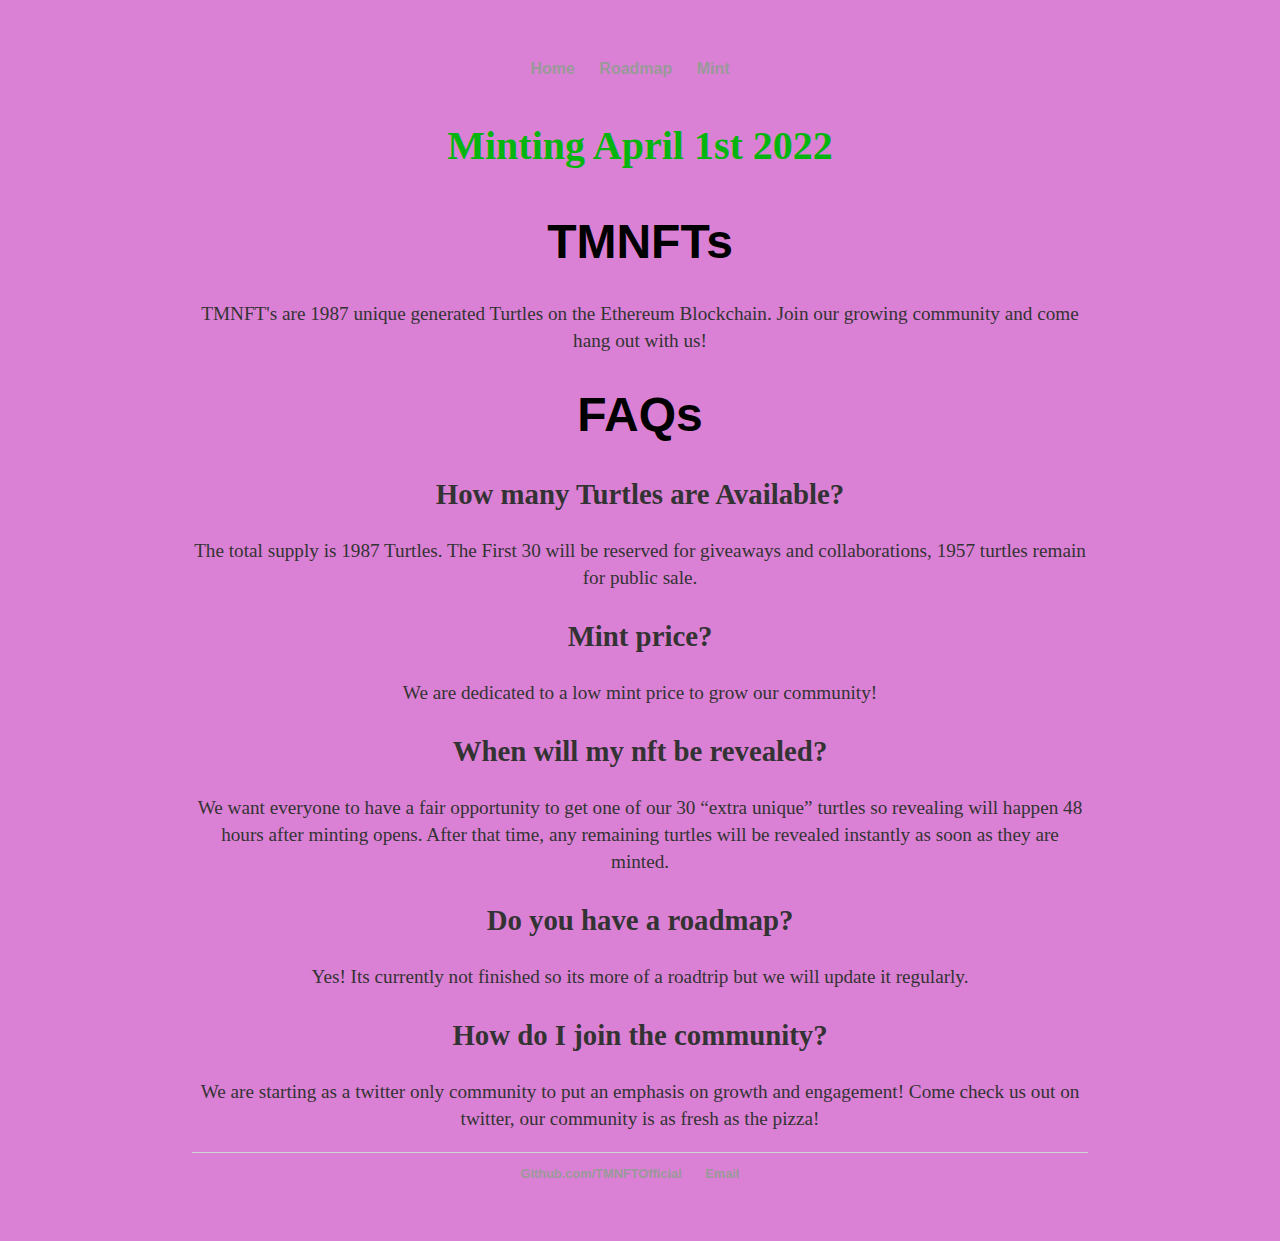
<file: index.html>
<!DOCTYPE html>
<html>
	<head>
		<title>TMNFT, A NFT Community</title>
		<!-- link to main stylesheet -->
		<link rel="stylesheet" type="text/css" href="/css/main.css">
	</head>
	<body>
		<nav>
    		<ul>
        		<li><a href="/">Home</a></li>
	        	<li><a href="/Roadmap">Roadmap</a></li>
        		<li><a href="/Mint">Mint</a></li>
    		</ul>
		</nav>
		<div class="container">
    		<div class="blurb">
			<h3>Minting April 1st 2022</h3>	
        		<h1>TMNFTs</h1>
				<p>TMNFT's are 1987 unique generated Turtles on the Ethereum Blockchain. Join our growing community and come hang out with us!</p>		
			<h1>FAQs</h1>
			<h2>How many Turtles are Available?</h2>
				<p>The total supply is 1987 Turtles. The First 30 will be reserved for giveaways and collaborations, 1957 turtles remain for public sale.</p>
			<h2>Mint price?</h2>
				<p>We are dedicated to a low mint price to grow our community!</p>
			<h2>When will my nft be revealed?</h2>
				<p>We want everyone to have a fair opportunity to get one of our 30 “extra unique” turtles so revealing will happen 48 hours after minting opens.  After that time,  any remaining turtles will be revealed instantly as soon as they are minted.</p>
			<h2>Do you have a roadmap?</h2>
				<p>Yes! Its currently not finished so its more of a roadtrip but we will update it regularly.</p> 
			<h2>How do I join the community?</h2>
			<p>We are starting as a twitter only community to put an emphasis on growth and engagement! Come check us out on twitter, our community is as fresh as the pizza!</p>
			
			
			
			</div><!-- /.blurb -->
		</div><!-- /.container -->
		<footer>
    		<ul>
        		<li><a href="https://github.com/TMNFTOfficial">Github.com/TMNFTOfficial</a></li>
			<li><a href="mailto:GuaranteesNFTs@gmail.com">Email</a></li>
			</ul>
		</footer>
	</body>
</html>
</file>
<file: css/main.css>
body {
    margin: 60px auto;
    width: 70%;
    text-align: center;
    background-color: #db81d5;
}
nav ul, footer ul {
    font-family:'Helvetica', 'Arial', 'Sans-Serif';
    padding: 0px;
    list-style: none;
    font-weight: bold;
    text-align: center;
}
nav ul li, footer ul li {
    display: inline;
    margin-right: 20px;
    
}
a {
    text-decoration: none;
    color: #999;
}
a:hover {
    text-decoration: underline;
}
h1 {
    font-size: 3em;
    font-family:'Helvetica', 'Arial', 'Sans-Serif';
    text-align: center;
}

h2 {
    font-size: 1.8em;
    line-height: 1.4em;
    color: #333;
    text-align: center;
}

h3 {
    font-size: 2.5em;
    line-height: 1.4em;
    color: #04b50f;
    text-align: center;
}

p {
    font-size: 1.2em;
    line-height: 1.4em;
    color: #333;
    text-align: center;
}
footer {
    border-top: 1px solid #d5d5d5;
    font-size: .8em;
    text-align: center;
}

ul.posts { 
    margin: 20px auto 40px; 
    font-size: 1.5em;
    color: #04b50f;
}

ul.posts li {
    list-style: none;
    color: #04b50f
}
</file>
